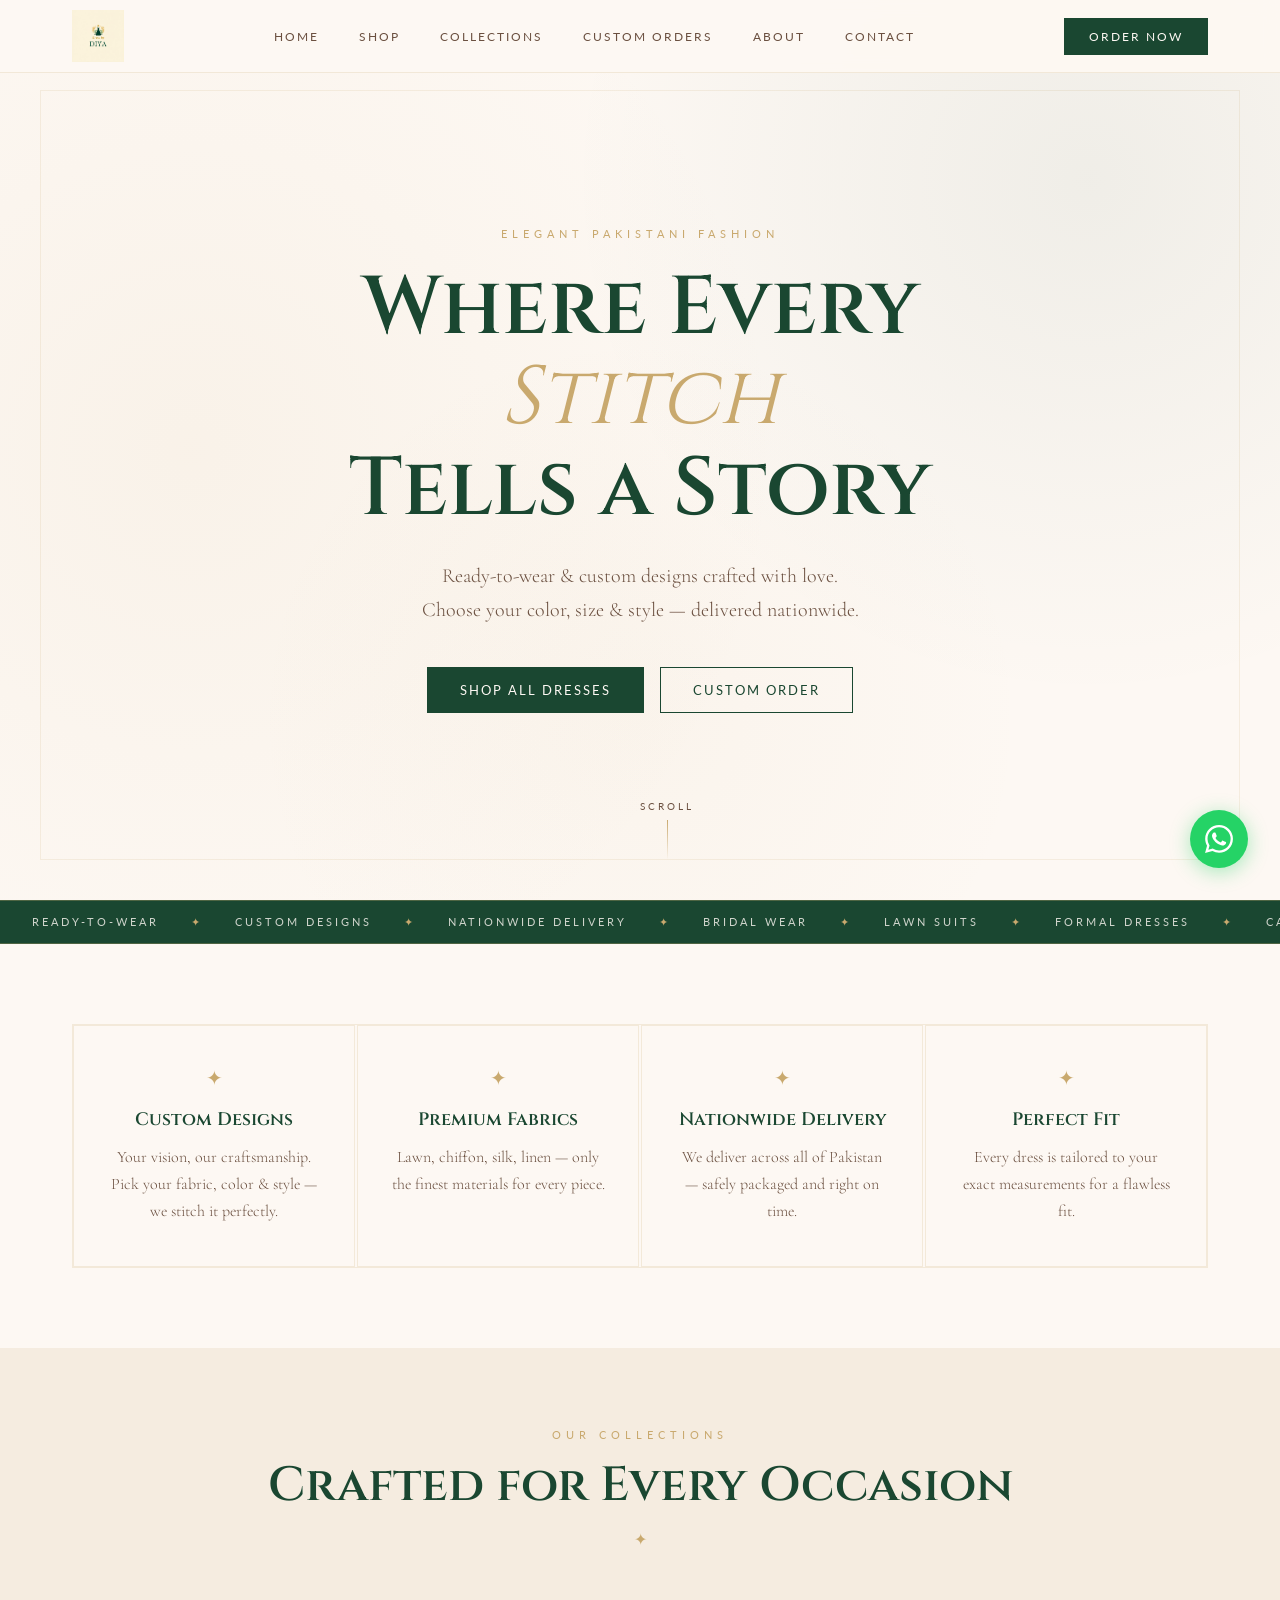
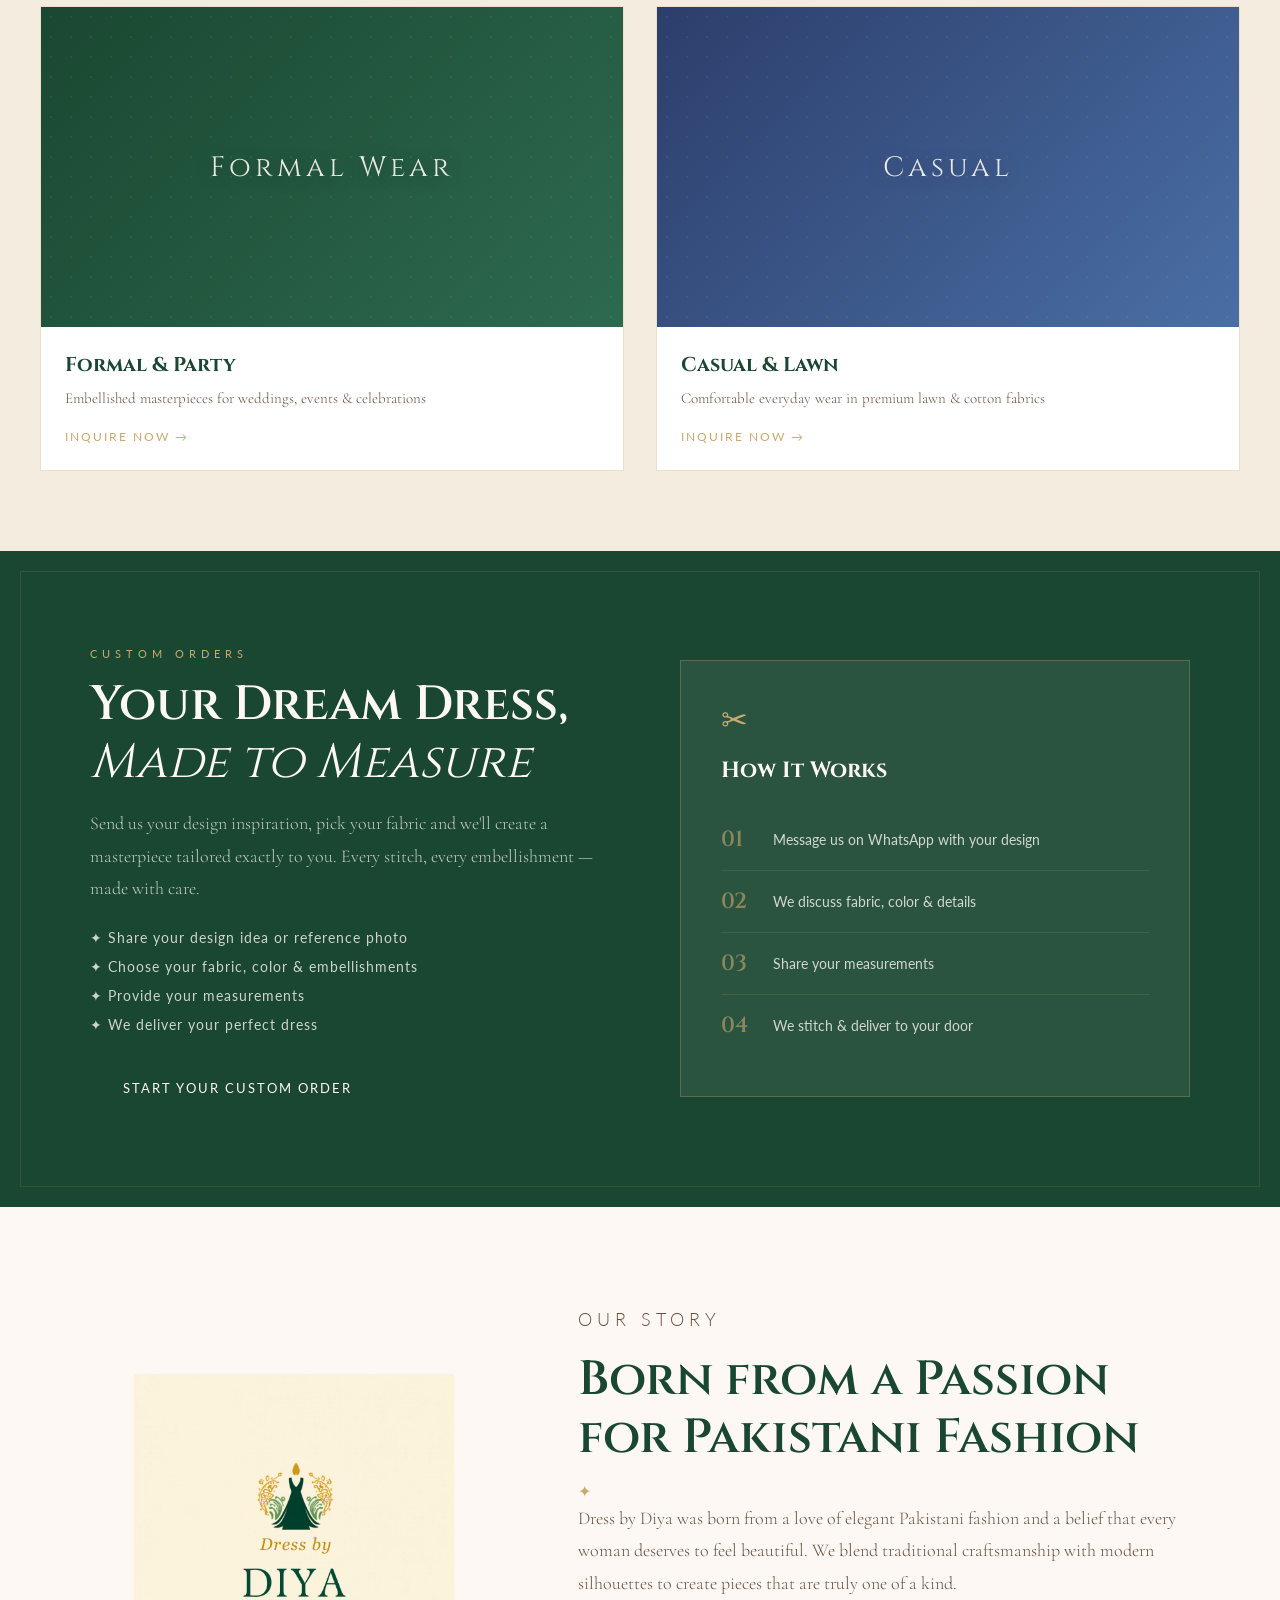
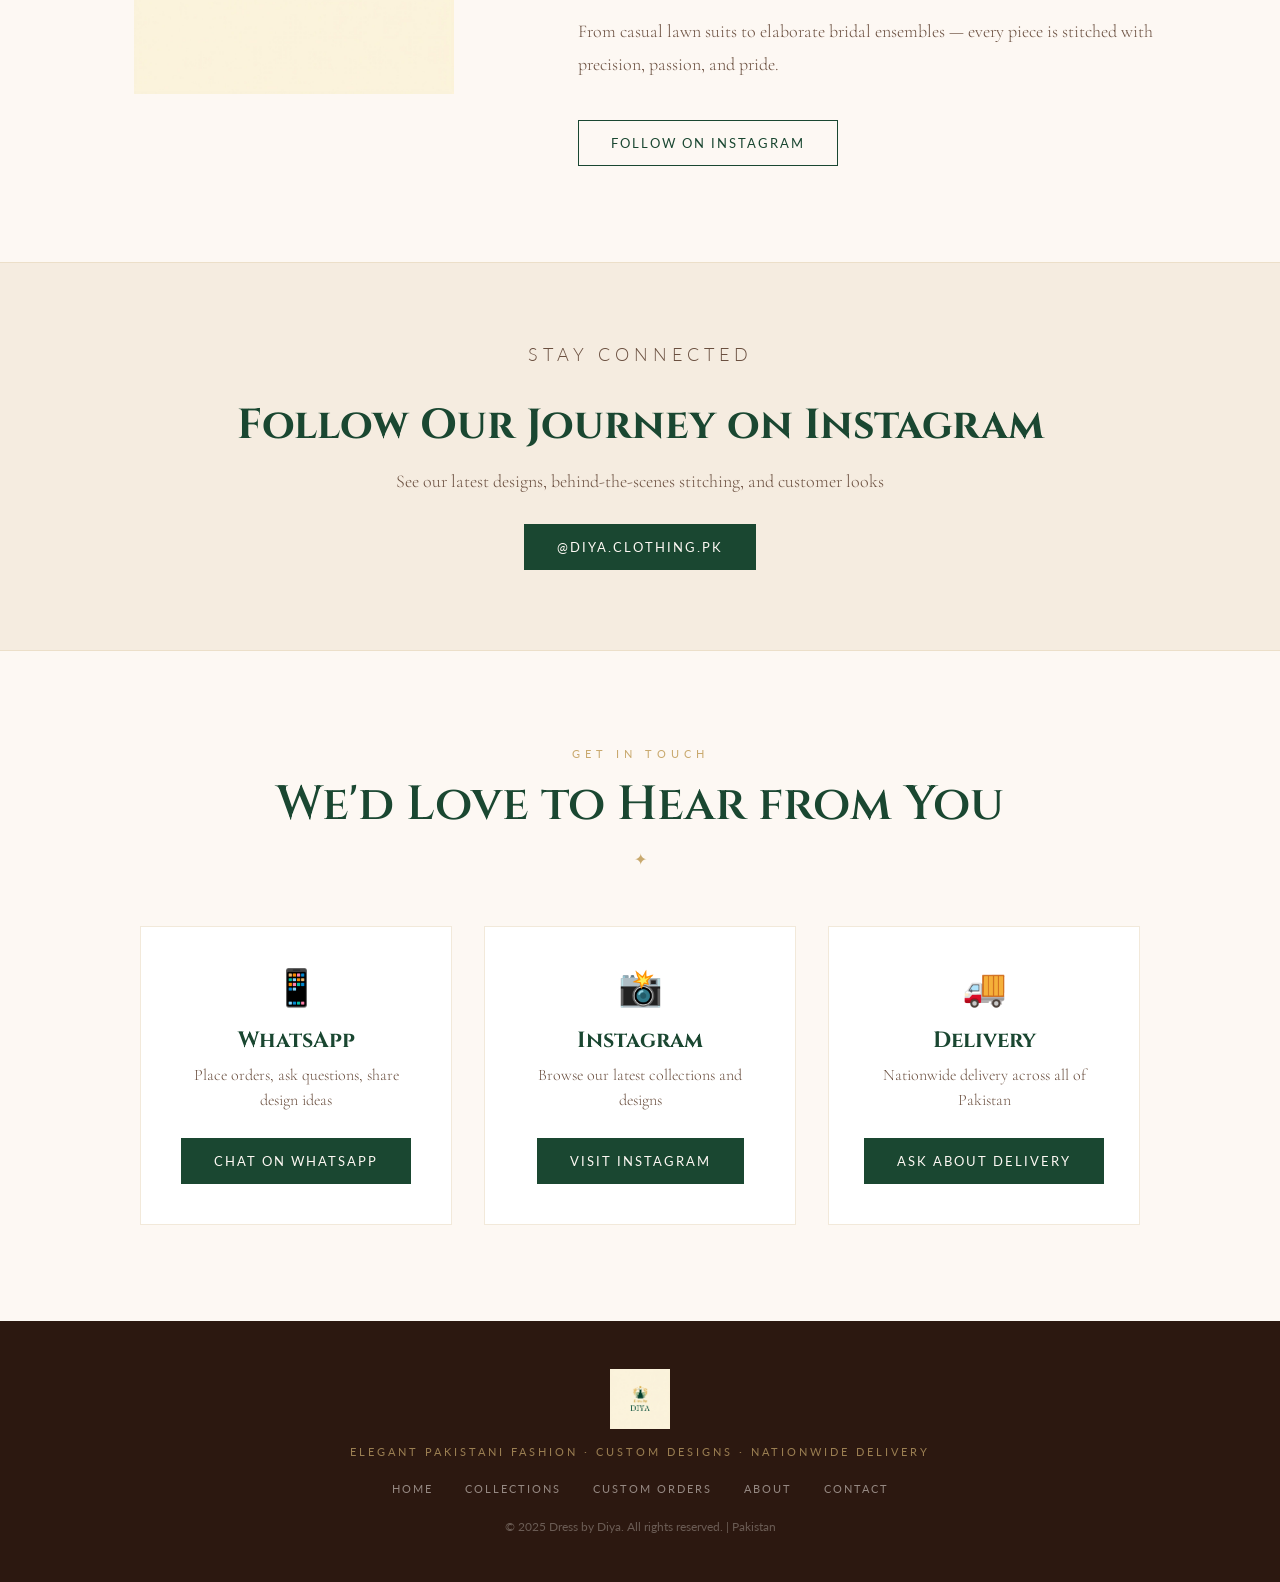
<file: index.html>
<!DOCTYPE html>
<html lang="en">
<head>
  <meta charset="UTF-8"/>
  <meta name="viewport" content="width=device-width, initial-scale=1.0"/>
  <title>Dress by Diya | Elegant Pakistani Fashion</title>
  <meta name="description" content="Dress by Diya — Elegant Pakistani fashion. Ready-to-wear & custom designs. Choose your color, size & style. Nationwide delivery across Pakistan."/>
  <link rel="preconnect" href="https://fonts.googleapis.com"/>
  <link rel="preconnect" href="https://fonts.gstatic.com" crossorigin/>
  <link href="https://fonts.googleapis.com/css2?family=Cormorant+Garamond:ital,wght@0,300;0,400;0,600;1,300;1,400&family=Cinzel:wght@400;600;700&family=Lato:wght@300;400&display=swap" rel="stylesheet"/>
  <link rel="stylesheet" href="style.css"/>
</head>
<body>

  <!-- NAV -->
  <nav class="nav" id="nav">
    <div class="nav-inner">
      <a href="#home" class="nav-logo">
        <img src="logo.png" alt="Dress by Diya" class="logo-img"/>
      </a>
      <ul class="nav-links">
        <li><a href="#home">Home</a></li>
        <li><a href="shop.html">Shop</a></li>
        <li><a href="#collections">Collections</a></li>
        <li><a href="#custom">Custom Orders</a></li>
        <li><a href="#about">About</a></li>
        <li><a href="#contact">Contact</a></li>
      </ul>
      <a href="https://wa.me/923350961005?text=Hi!%20I%20want%20to%20place%20an%20order" target="_blank" class="btn-nav">Order Now</a>
      <button class="hamburger" id="hamburger" aria-label="Menu">
        <span></span><span></span><span></span>
      </button>
    </div>
    <div class="mobile-menu" id="mobile-menu">
      <a href="#home">Home</a>
      <a href="shop.html">Shop</a>
      <a href="#collections">Collections</a>
      <a href="#custom">Custom Orders</a>
      <a href="#about">About</a>
      <a href="#contact">Contact</a>
      <a href="https://wa.me/923350961005?text=Hi!%20I%20want%20to%20place%20an%20order" target="_blank" class="btn-mobile">Order Now</a>
    </div>
  </nav>

  <!-- HERO -->
  <section class="hero" id="home">
    <div class="hero-bg-pattern"></div>
    <div class="hero-content">
      <p class="hero-eyebrow">Elegant Pakistani Fashion</p>
      <h1 class="hero-title">Where Every <em>Stitch</em><br/>Tells a Story</h1>
      <p class="hero-sub">Ready-to-wear & custom designs crafted with love.<br/>Choose your color, size & style — delivered nationwide.</p>
      <div class="hero-ctas">
        <a href="shop.html" class="btn-primary">Shop All Dresses</a>
        <a href="https://wa.me/923350961005?text=Hi!%20I%20want%20a%20custom%20order" target="_blank" class="btn-secondary">Custom Order</a>
      </div>
    </div>
    <div class="hero-scroll">
      <span>Scroll</span>
      <div class="scroll-line"></div>
    </div>
  </section>

  <!-- MARQUEE -->
  <div class="marquee-wrap">
    <div class="marquee-track">
      <span>Ready-to-Wear</span><span class="dot">✦</span>
      <span>Custom Designs</span><span class="dot">✦</span>
      <span>Nationwide Delivery</span><span class="dot">✦</span>
      <span>Bridal Wear</span><span class="dot">✦</span>
      <span>Lawn Suits</span><span class="dot">✦</span>
      <span>Formal Dresses</span><span class="dot">✦</span>
      <span>Casual Wear</span><span class="dot">✦</span>
      <span>Party Wear</span><span class="dot">✦</span>
      <span>Ready-to-Wear</span><span class="dot">✦</span>
      <span>Custom Designs</span><span class="dot">✦</span>
      <span>Nationwide Delivery</span><span class="dot">✦</span>
      <span>Bridal Wear</span><span class="dot">✦</span>
      <span>Lawn Suits</span><span class="dot">✦</span>
      <span>Formal Dresses</span><span class="dot">✦</span>
      <span>Casual Wear</span><span class="dot">✦</span>
      <span>Party Wear</span><span class="dot">✦</span>
    </div>
  </div>

  <!-- FEATURES -->
  <section class="features">
    <div class="features-grid">
      <div class="feature-card reveal">
        <div class="feature-icon">✦</div>
        <h3>Custom Designs</h3>
        <p>Your vision, our craftsmanship. Pick your fabric, color & style — we stitch it perfectly.</p>
      </div>
      <div class="feature-card reveal">
        <div class="feature-icon">✦</div>
        <h3>Premium Fabrics</h3>
        <p>Lawn, chiffon, silk, linen — only the finest materials for every piece.</p>
      </div>
      <div class="feature-card reveal">
        <div class="feature-icon">✦</div>
        <h3>Nationwide Delivery</h3>
        <p>We deliver across all of Pakistan — safely packaged and right on time.</p>
      </div>
      <div class="feature-card reveal">
        <div class="feature-icon">✦</div>
        <h3>Perfect Fit</h3>
        <p>Every dress is tailored to your exact measurements for a flawless fit.</p>
      </div>
    </div>
  </section>

  <!-- COLLECTIONS -->
  <section class="collections" id="collections">
    <div class="section-header reveal">
      <p class="section-eyebrow">Our Collections</p>
      <h2 class="section-title">Crafted for Every Occasion</h2>
      <div class="title-ornament">✦</div>
    </div>
    <div class="collections-grid">
      <div class="collection-card reveal">
        <div class="collection-img" style="background: linear-gradient(135deg, #1a4731 0%, #2d6a4f 100%);">
          <div class="collection-overlay">
            <span>Formal Wear</span>
          </div>
          <div class="collection-pattern"></div>
        </div>
        <div class="collection-info">
          <h3>Formal & Party</h3>
          <p>Embellished masterpieces for weddings, events & celebrations</p>
          <a href="https://wa.me/923350961005?text=Hi!%20I%20am%20interested%20in%20Formal%20wear" target="_blank" class="collection-link">Inquire Now →</a>
        </div>
      </div>
      <div class="collection-card reveal">
        <div class="collection-img" style="background: linear-gradient(135deg, #2c3e6b 0%, #4a6fa5 100%);">
          <div class="collection-overlay">
            <span>Casual</span>
          </div>
          <div class="collection-pattern"></div>
        </div>
        <div class="collection-info">
          <h3>Casual & Lawn</h3>
          <p>Comfortable everyday wear in premium lawn & cotton fabrics</p>
          <a href="https://wa.me/923350961005?text=Hi!%20I%20am%20interested%20in%20Casual%20wear" target="_blank" class="collection-link">Inquire Now →</a>
        </div>
      </div>
    </div>
  </section>

  <!-- CUSTOM ORDERS -->
  <section class="custom-section" id="custom">
    <div class="custom-inner">
      <div class="custom-text reveal">
        <p class="section-eyebrow" style="color:#c9a96e">Custom Orders</p>
        <h2 class="section-title" style="color:#fdf8f3">Your Dream Dress,<br/><em>Made to Measure</em></h2>
        <p class="custom-desc">Send us your design inspiration, pick your fabric and we'll create a masterpiece tailored exactly to you. Every stitch, every embellishment — made with care.</p>
        <ul class="custom-list">
          <li>✦ Share your design idea or reference photo</li>
          <li>✦ Choose your fabric, color & embellishments</li>
          <li>✦ Provide your measurements</li>
          <li>✦ We deliver your perfect dress</li>
        </ul>
        <a href="https://wa.me/923350961005?text=Hi!%20I%20want%20to%20place%20a%20custom%20order" target="_blank" class="btn-primary" style="margin-top:2rem;display:inline-block">Start Your Custom Order</a>
      </div>
      <div class="custom-visual reveal">
        <div class="custom-card">
          <div class="custom-card-icon">✂</div>
          <h4>How It Works</h4>
          <div class="step"><span class="step-num">01</span><span>Message us on WhatsApp with your design</span></div>
          <div class="step"><span class="step-num">02</span><span>We discuss fabric, color & details</span></div>
          <div class="step"><span class="step-num">03</span><span>Share your measurements</span></div>
          <div class="step"><span class="step-num">04</span><span>We stitch & deliver to your door</span></div>
        </div>
      </div>
    </div>
  </section>

  <!-- ABOUT -->
  <section class="about" id="about">
    <div class="about-inner">
      <div class="about-logo reveal">
        <img src="logo.png" alt="Dress by Diya logo"/>
      </div>
      <div class="about-text reveal">
        <p class="section-eyebrow">Our Story</p>
        <h2 class="section-title">Born from a Passion<br/>for Pakistani Fashion</h2>
        <div class="title-ornament">✦</div>
        <p>Dress by Diya was born from a love of elegant Pakistani fashion and a belief that every woman deserves to feel beautiful. We blend traditional craftsmanship with modern silhouettes to create pieces that are truly one of a kind.</p>
        <p>From casual lawn suits to elaborate bridal ensembles — every piece is stitched with precision, passion, and pride.</p>
        <a href="https://www.instagram.com/diya.clothing.pk" target="_blank" class="btn-secondary" style="margin-top:1.5rem;display:inline-block">Follow on Instagram</a>
      </div>
    </div>
  </section>

  <!-- INSTAGRAM CTA -->
  <section class="insta-cta">
    <div class="insta-inner reveal">
      <p class="section-eyebrow">Stay Connected</p>
      <h2>Follow Our Journey on Instagram</h2>
      <p>See our latest designs, behind-the-scenes stitching, and customer looks</p>
      <a href="https://www.instagram.com/diya.clothing.pk" target="_blank" class="btn-primary">@diya.clothing.pk</a>
    </div>
  </section>

  <!-- CONTACT -->
  <section class="contact" id="contact">
    <div class="section-header reveal">
      <p class="section-eyebrow">Get in Touch</p>
      <h2 class="section-title">We'd Love to Hear from You</h2>
      <div class="title-ornament">✦</div>
    </div>
    <div class="contact-grid">
      <div class="contact-card reveal">
        <div class="contact-icon">📱</div>
        <h3>WhatsApp</h3>
        <p>Place orders, ask questions, share design ideas</p>
        <a href="https://wa.me/923350961005" target="_blank" class="btn-primary">Chat on WhatsApp</a>
      </div>
      <div class="contact-card reveal">
        <div class="contact-icon">📸</div>
        <h3>Instagram</h3>
        <p>Browse our latest collections and designs</p>
        <a href="https://www.instagram.com/diya.clothing.pk" target="_blank" class="btn-primary">Visit Instagram</a>
      </div>
      <div class="contact-card reveal">
        <div class="contact-icon">🚚</div>
        <h3>Delivery</h3>
        <p>Nationwide delivery across all of Pakistan</p>
        <a href="https://wa.me/923350961005?text=Hi!%20I%20want%20to%20know%20about%20delivery" target="_blank" class="btn-primary">Ask About Delivery</a>
      </div>
    </div>
  </section>

  <!-- FOOTER -->
  <footer class="footer">
    <div class="footer-inner">
      <img src="logo.png" alt="Dress by Diya" class="footer-logo"/>
      <p class="footer-tagline">Elegant Pakistani Fashion · Custom Designs · Nationwide Delivery</p>
      <div class="footer-links">
        <a href="#home">Home</a>
        <a href="#collections">Collections</a>
        <a href="#custom">Custom Orders</a>
        <a href="#about">About</a>
        <a href="#contact">Contact</a>
      </div>
      <p class="footer-copy">© 2025 Dress by Diya. All rights reserved. | Pakistan</p>
    </div>
  </footer>

  <!-- WHATSAPP FLOAT -->
  <a href="https://wa.me/923350961005?text=Hi!%20I%20want%20to%20place%20an%20order" target="_blank" class="whatsapp-float" aria-label="Chat on WhatsApp">
    <svg viewBox="0 0 24 24" fill="currentColor" width="28" height="28"><path d="M17.472 14.382c-.297-.149-1.758-.867-2.03-.967-.273-.099-.471-.148-.67.15-.197.297-.767.966-.94 1.164-.173.199-.347.223-.644.075-.297-.15-1.255-.463-2.39-1.475-.883-.788-1.48-1.761-1.653-2.059-.173-.297-.018-.458.13-.606.134-.133.298-.347.446-.52.149-.174.198-.298.298-.497.099-.198.05-.371-.025-.52-.075-.149-.669-1.612-.916-2.207-.242-.579-.487-.5-.669-.51-.173-.008-.371-.01-.57-.01-.198 0-.52.074-.792.372-.272.297-1.04 1.016-1.04 2.479 0 1.462 1.065 2.875 1.213 3.074.149.198 2.096 3.2 5.077 4.487.709.306 1.262.489 1.694.625.712.227 1.36.195 1.871.118.571-.085 1.758-.719 2.006-1.413.248-.694.248-1.289.173-1.413-.074-.124-.272-.198-.57-.347m-5.421 7.403h-.004a9.87 9.87 0 01-5.031-1.378l-.361-.214-3.741.982.998-3.648-.235-.374a9.86 9.86 0 01-1.51-5.26c.001-5.45 4.436-9.884 9.888-9.884 2.64 0 5.122 1.03 6.988 2.898a9.825 9.825 0 012.893 6.994c-.003 5.45-4.437 9.884-9.885 9.884m8.413-18.297A11.815 11.815 0 0012.05 0C5.495 0 .16 5.335.157 11.892c0 2.096.547 4.142 1.588 5.945L.057 24l6.305-1.654a11.882 11.882 0 005.683 1.448h.005c6.554 0 11.89-5.335 11.893-11.893a11.821 11.821 0 00-3.48-8.413z"/></svg>
  </a>

  <script src="main.js"></script>
</body>
</html>
</file>
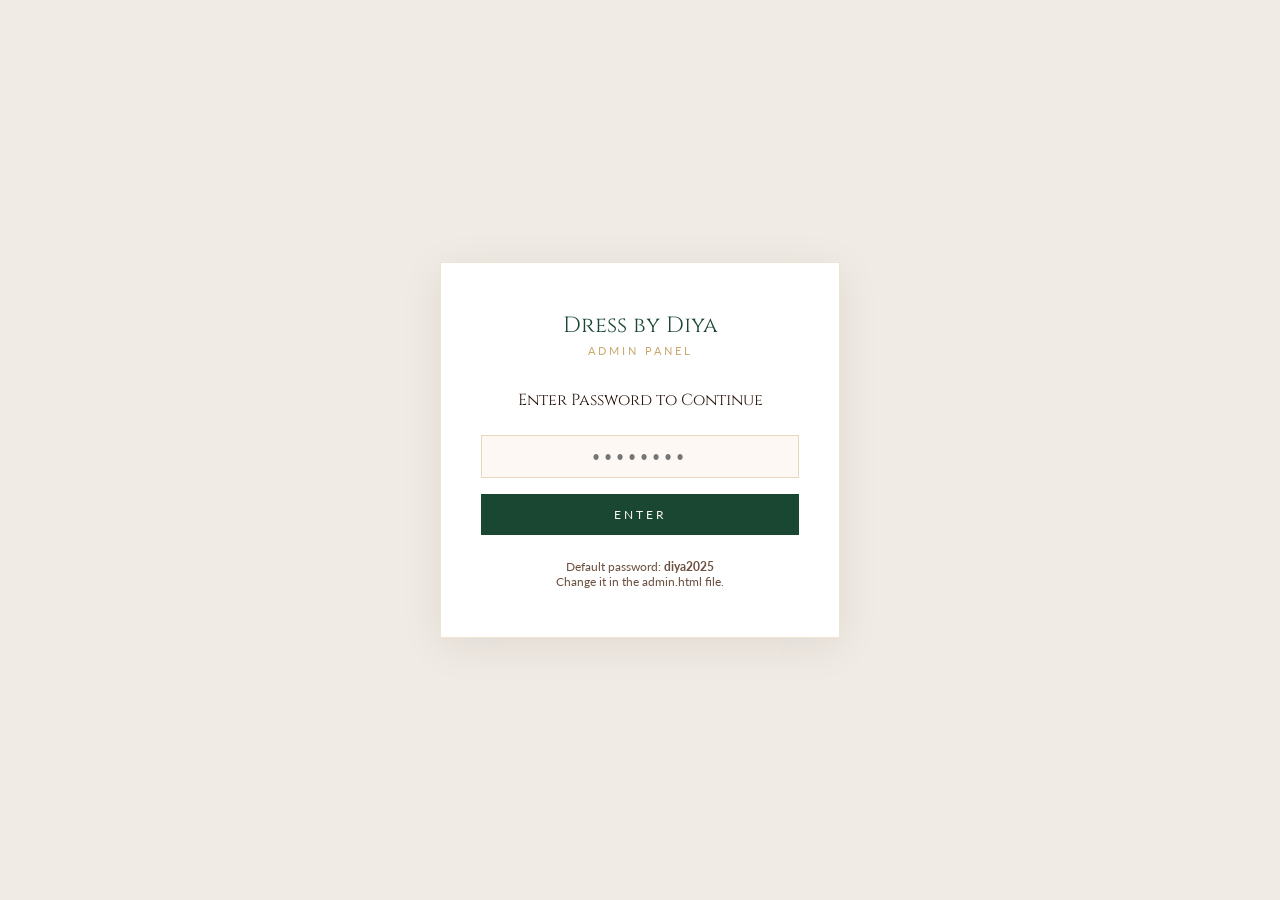
<file: admin.html>
<!DOCTYPE html>
<html lang="en">
<head>
  <meta charset="UTF-8"/>
  <meta name="viewport" content="width=device-width, initial-scale=1.0"/>
  <title>Admin Panel | Dress by Diya</title>
  <link rel="preconnect" href="https://fonts.googleapis.com"/>
  <link href="https://fonts.googleapis.com/css2?family=Cinzel:wght@400;600&family=Lato:wght@300;400;700&family=Cormorant+Garamond:wght@300;400;600&display=swap" rel="stylesheet"/>
  <style>
    :root {
      --green: #1a4731;
      --gold: #c9a96e;
      --cream: #fdf8f3;
      --cream-dark: #f5ece0;
      --brown: #2c1810;
      --text-muted: #6b5040;
      --white: #ffffff;
      --red: #c0392b;
      --success: #27ae60;
    }
    *, *::before, *::after { box-sizing: border-box; margin: 0; padding: 0; }
    body { background: #f0ebe4; font-family: 'Lato', sans-serif; color: var(--brown); min-height: 100vh; }

    /* LOGIN */
    .login-screen {
      min-height: 100vh;
      display: flex;
      align-items: center;
      justify-content: center;
      padding: 2rem;
    }
    .login-box {
      background: var(--white);
      border: 1px solid rgba(201,169,110,0.3);
      padding: 3rem 2.5rem;
      width: 100%;
      max-width: 400px;
      text-align: center;
      box-shadow: 0 8px 40px rgba(44,24,16,0.08);
    }
    .login-logo {
      font-family: 'Cinzel', serif;
      font-size: 22px;
      color: var(--green);
      margin-bottom: 0.25rem;
    }
    .login-sub {
      font-size: 11px;
      letter-spacing: 3px;
      text-transform: uppercase;
      color: var(--gold);
      margin-bottom: 2rem;
    }
    .login-box h2 {
      font-family: 'Cinzel', serif;
      font-size: 16px;
      color: var(--brown);
      margin-bottom: 1.5rem;
      font-weight: 400;
    }
    .login-input {
      width: 100%;
      padding: 12px 16px;
      border: 1px solid rgba(201,169,110,0.4);
      background: var(--cream);
      font-family: 'Lato', sans-serif;
      font-size: 14px;
      color: var(--brown);
      margin-bottom: 1rem;
      outline: none;
      transition: border-color 0.2s;
      text-align: center;
      letter-spacing: 4px;
    }
    .login-input:focus { border-color: var(--green); }
    .login-btn {
      width: 100%;
      padding: 13px;
      background: var(--green);
      color: var(--cream);
      border: none;
      font-family: 'Lato', sans-serif;
      font-size: 12px;
      letter-spacing: 3px;
      text-transform: uppercase;
      cursor: pointer;
      transition: opacity 0.2s;
    }
    .login-btn:hover { opacity: 0.85; }
    .login-error {
      color: var(--red);
      font-size: 13px;
      margin-top: 0.75rem;
      display: none;
    }

    /* ADMIN */
    .admin-screen { display: none; }
    .admin-header {
      background: var(--green);
      padding: 1rem 2rem;
      display: flex;
      align-items: center;
      justify-content: space-between;
    }
    .admin-header-brand {
      font-family: 'Cinzel', serif;
      color: var(--cream);
      font-size: 16px;
      letter-spacing: 2px;
    }
    .admin-header-brand span { color: var(--gold); }
    .logout-btn {
      font-size: 11px;
      letter-spacing: 2px;
      text-transform: uppercase;
      color: rgba(253,248,243,0.6);
      background: none;
      border: 1px solid rgba(253,248,243,0.2);
      padding: 6px 16px;
      cursor: pointer;
      transition: all 0.2s;
    }
    .logout-btn:hover { color: var(--cream); border-color: var(--cream); }

    .admin-body {
      max-width: 960px;
      margin: 0 auto;
      padding: 2.5rem 2rem;
      display: grid;
      grid-template-columns: 1fr 1fr;
      gap: 2rem;
      align-items: start;
    }

    .panel {
      background: var(--white);
      border: 1px solid rgba(201,169,110,0.2);
      padding: 2rem;
    }
    .panel-title {
      font-family: 'Cinzel', serif;
      font-size: 15px;
      color: var(--green);
      margin-bottom: 1.5rem;
      padding-bottom: 1rem;
      border-bottom: 1px solid rgba(201,169,110,0.2);
      display: flex;
      align-items: center;
      gap: 0.5rem;
    }
    .panel-title span { color: var(--gold); }

    .form-group { margin-bottom: 1.25rem; }
    .form-label {
      display: block;
      font-size: 11px;
      letter-spacing: 2px;
      text-transform: uppercase;
      color: var(--text-muted);
      margin-bottom: 0.4rem;
    }
    .form-input, .form-select, .form-textarea {
      width: 100%;
      padding: 10px 14px;
      border: 1px solid rgba(201,169,110,0.35);
      background: var(--cream);
      font-family: 'Lato', sans-serif;
      font-size: 14px;
      color: var(--brown);
      outline: none;
      transition: border-color 0.2s;
    }
    .form-input:focus, .form-select:focus, .form-textarea:focus { border-color: var(--green); }
    .form-textarea { resize: vertical; min-height: 80px; }
    .form-select { cursor: pointer; }

    .radio-group { display: flex; gap: 1rem; margin-top: 0.25rem; }
    .radio-label {
      display: flex;
      align-items: center;
      gap: 0.4rem;
      font-size: 14px;
      color: var(--brown);
      cursor: pointer;
    }
    .radio-label input { accent-color: var(--green); }

    .imgbb-hint {
      font-size: 12px;
      color: var(--text-muted);
      margin-top: 0.4rem;
    }
    .imgbb-hint a { color: var(--gold); text-decoration: underline; }

    .generate-btn {
      width: 100%;
      padding: 13px;
      background: var(--green);
      color: var(--cream);
      border: none;
      font-family: 'Lato', sans-serif;
      font-size: 12px;
      letter-spacing: 3px;
      text-transform: uppercase;
      cursor: pointer;
      transition: opacity 0.2s;
      margin-top: 0.5rem;
    }
    .generate-btn:hover { opacity: 0.85; }

    /* OUTPUT PANEL */
    .output-panel { position: sticky; top: 1rem; }
    .step-list { display: flex; flex-direction: column; gap: 1rem; margin-bottom: 1.5rem; }
    .step-item {
      display: flex;
      gap: 0.75rem;
      align-items: flex-start;
    }
    .step-num {
      min-width: 28px;
      height: 28px;
      background: var(--green);
      color: var(--cream);
      border-radius: 50%;
      display: flex;
      align-items: center;
      justify-content: center;
      font-size: 12px;
      font-weight: 700;
      flex-shrink: 0;
      margin-top: 2px;
    }
    .step-text { font-size: 14px; color: var(--text-muted); line-height: 1.5; }
    .step-text strong { color: var(--brown); }
    .step-text a { color: var(--gold); text-decoration: underline; }

    .code-block {
      background: #1e1e1e;
      border-radius: 4px;
      padding: 1.25rem;
      font-family: 'Courier New', monospace;
      font-size: 13px;
      line-height: 1.6;
      color: #d4d4d4;
      overflow-x: auto;
      white-space: pre;
      min-height: 120px;
      position: relative;
    }
    .code-block .c-green { color: #6a9955; }
    .code-block .c-gold { color: #ce9178; }
    .code-block .c-blue { color: #9cdcfe; }
    .code-block .c-num { color: #b5cea8; }
    .code-placeholder {
      color: #555;
      font-style: italic;
    }

    .copy-btn {
      width: 100%;
      padding: 11px;
      background: transparent;
      color: var(--green);
      border: 1px solid var(--green);
      font-family: 'Lato', sans-serif;
      font-size: 12px;
      letter-spacing: 2px;
      text-transform: uppercase;
      cursor: pointer;
      transition: all 0.2s;
      margin-top: 0.75rem;
    }
    .copy-btn:hover { background: var(--green); color: var(--cream); }
    .copy-btn.copied { background: var(--success); border-color: var(--success); color: white; }

    .github-steps {
      margin-top: 1.5rem;
      padding-top: 1.5rem;
      border-top: 1px solid rgba(201,169,110,0.2);
    }
    .github-steps h4 {
      font-family: 'Cinzel', serif;
      font-size: 13px;
      color: var(--green);
      margin-bottom: 1rem;
      letter-spacing: 1px;
    }

    /* Preview card */
    .preview-section {
      margin-top: 1.5rem;
      padding-top: 1.5rem;
      border-top: 1px solid rgba(201,169,110,0.2);
    }
    .preview-section h4 {
      font-family: 'Cinzel', serif;
      font-size: 13px;
      color: var(--green);
      margin-bottom: 1rem;
    }
    .preview-card {
      border: 1px solid rgba(201,169,110,0.2);
      overflow: hidden;
      display: none;
    }
    .preview-card.visible { display: block; }
    .preview-img {
      width: 100%;
      height: 180px;
      object-fit: cover;
      display: block;
      background: var(--cream-dark);
    }
    .preview-img-placeholder {
      width: 100%;
      height: 180px;
      background: var(--cream-dark);
      display: flex;
      align-items: center;
      justify-content: center;
      color: rgba(201,169,110,0.5);
      font-size: 13px;
      letter-spacing: 2px;
      text-transform: uppercase;
    }
    .preview-body { padding: 1rem; background: white; }
    .preview-name { font-family: 'Cormorant Garamond', serif; font-size: 18px; color: var(--green); font-weight: 600; }
    .preview-desc { font-size: 13px; color: var(--text-muted); margin: 0.3rem 0 0.75rem; line-height: 1.5; }
    .preview-price { font-family: 'Cormorant Garamond', serif; font-size: 20px; font-weight: 600; color: var(--brown); }

    @media (max-width: 700px) {
      .admin-body { grid-template-columns: 1fr; }
      .output-panel { position: static; }
    }
  </style>
</head>
<body>

<!-- ===== LOGIN ===== -->
<div class="login-screen" id="login-screen">
  <div class="login-box">
    <div class="login-logo">Dress by Diya</div>
    <div class="login-sub">Admin Panel</div>
    <h2>Enter Password to Continue</h2>
    <input type="password" class="login-input" id="password-input" placeholder="••••••••" onkeydown="if(event.key==='Enter') checkPassword()"/>
    <button class="login-btn" onclick="checkPassword()">Enter</button>
    <p class="login-error" id="login-error">Incorrect password. Try again.</p>
    <p style="font-size:12px;color:var(--text-muted);margin-top:1.5rem;">Default password: <strong>diya2025</strong><br/>Change it in the admin.html file.</p>
  </div>
</div>

<!-- ===== ADMIN ===== -->
<div class="admin-screen" id="admin-screen">

  <div class="admin-header">
    <div class="admin-header-brand">Dress by Diya <span>✦</span> Admin</div>
    <button class="logout-btn" onclick="logout()">Log Out</button>
  </div>

  <div class="admin-body">

    <!-- FORM PANEL -->
    <div class="panel">
      <div class="panel-title"><span>✦</span> Add New Dress</div>

      <div class="form-group">
        <label class="form-label">Dress Name *</label>
        <input type="text" class="form-input" id="f-name" placeholder="e.g. Pink Lawn Suit" oninput="updatePreview()"/>
      </div>

      <div class="form-group">
        <label class="form-label">Category *</label>
        <select class="form-select" id="f-category" onchange="updatePreview()">
          <option value="formal">Formal</option>
          <option value="casual">Casual</option>
          <option value="lawn">Lawn</option>
        </select>
      </div>

      <div class="form-group">
        <label class="form-label">Price (PKR) *</label>
        <input type="number" class="form-input" id="f-price" placeholder="e.g. 3500" oninput="updatePreview()"/>
      </div>

      <div class="form-group">
        <label class="form-label">Description</label>
        <textarea class="form-textarea" id="f-desc" placeholder="e.g. Beautiful 3-piece lawn suit with floral print. Available in all sizes." oninput="updatePreview()"></textarea>
      </div>

      <div class="form-group">
        <label class="form-label">Photo Link (from imgbb.com)</label>
        <input type="text" class="form-input" id="f-image" placeholder="https://i.ibb.co/xxxxx/photo.jpg" oninput="updatePreview()"/>
        <p class="imgbb-hint">Upload photo at <a href="https://imgbb.com" target="_blank">imgbb.com</a> → copy "Direct Link" → paste above</p>
      </div>

      <div class="form-group">
        <label class="form-label">Availability</label>
        <div class="radio-group">
          <label class="radio-label"><input type="radio" name="available" value="true" checked onchange="updatePreview()"/> Available</label>
          <label class="radio-label"><input type="radio" name="available" value="false" onchange="updatePreview()"/> Sold Out</label>
        </div>
      </div>

      <button class="generate-btn" onclick="generateCode()">Generate Code Block ✦</button>
    </div>

    <!-- OUTPUT PANEL -->
    <div class="panel output-panel">
      <div class="panel-title"><span>✦</span> Your Code Block</div>

      <div class="step-list">
        <div class="step-item">
          <div class="step-num">1</div>
          <div class="step-text">Fill the form and click <strong>Generate Code Block</strong></div>
        </div>
        <div class="step-item">
          <div class="step-num">2</div>
          <div class="step-text">Click <strong>Copy Code</strong> below</div>
        </div>
        <div class="step-item">
          <div class="step-num">3</div>
          <div class="step-text">Go to your GitHub repo → open <strong>js/shop.js</strong> → click the ✏️ pencil icon</div>
        </div>
        <div class="step-item">
          <div class="step-num">4</div>
          <div class="step-text">Find the line <strong>const PRODUCTS = [</strong> and paste your code right after it</div>
        </div>
        <div class="step-item">
          <div class="step-num">5</div>
          <div class="step-text">Click <strong>Commit changes</strong> — your dress is live! 🎉</div>
        </div>
      </div>

      <div class="code-block" id="code-output"><span class="code-placeholder">// Fill the form and click Generate...</span></div>
      <button class="copy-btn" id="copy-btn" onclick="copyCode()">Copy Code</button>

      <!-- Preview -->
      <div class="preview-section">
        <h4>Live Preview</h4>
        <div class="preview-card" id="preview-card">
          <div id="preview-img-wrap">
            <div class="preview-img-placeholder">No photo yet</div>
          </div>
          <div class="preview-body">
            <div class="preview-name" id="preview-name">Dress Name</div>
            <div class="preview-desc" id="preview-desc">Description will appear here</div>
            <div class="preview-price" id="preview-price">PKR 0</div>
          </div>
        </div>
      </div>

    </div>
  </div>
</div>

<script>
  // ── CHANGE PASSWORD HERE ──────────────────────────
  const ADMIN_PASSWORD = "diya2025";
  // ─────────────────────────────────────────────────

  function checkPassword() {
    const val = document.getElementById('password-input').value;
    if (val === ADMIN_PASSWORD) {
      document.getElementById('login-screen').style.display = 'none';
      document.getElementById('admin-screen').style.display = 'block';
    } else {
      document.getElementById('login-error').style.display = 'block';
      document.getElementById('password-input').value = '';
    }
  }

  function logout() {
    document.getElementById('login-screen').style.display = 'flex';
    document.getElementById('admin-screen').style.display = 'none';
    document.getElementById('password-input').value = '';
  }

  // Get next available ID by reading existing products (simple increment)
  function getNextId() {
    return Math.floor(Date.now() / 1000) % 100000;
  }

  function generateCode() {
    const name = document.getElementById('f-name').value.trim();
    const category = document.getElementById('f-category').value;
    const price = document.getElementById('f-price').value.trim();
    const desc = document.getElementById('f-desc').value.trim();
    const image = document.getElementById('f-image').value.trim();
    const available = document.querySelector('input[name="available"]:checked').value;

    if (!name || !price) {
      alert('Please fill in at least the Dress Name and Price.');
      return;
    }

    const id = getNextId();

    const block = `  {
    id: ${id},
    name: "${name}",
    category: "${category}",
    price: ${price},
    description: "${desc || 'Available in custom colors and sizes.'}",
    image: "${image}",
    available: ${available},
  },`;

    const out = document.getElementById('code-output');
    out.innerHTML =
      `  {\n` +
      `    <span class="c-blue">id</span>: <span class="c-num">${id}</span>,\n` +
      `    <span class="c-blue">name</span>: <span class="c-gold">"${name}"</span>,\n` +
      `    <span class="c-blue">category</span>: <span class="c-gold">"${category}"</span>,\n` +
      `    <span class="c-blue">price</span>: <span class="c-num">${price}</span>,\n` +
      `    <span class="c-blue">description</span>: <span class="c-gold">"${desc || 'Available in custom colors and sizes.'}"</span>,\n` +
      `    <span class="c-blue">image</span>: <span class="c-gold">"${image}"</span>,\n` +
      `    <span class="c-blue">available</span>: <span class="c-num">${available}</span>,\n` +
      `  },`;

    out._rawText = block;

    const copyBtn = document.getElementById('copy-btn');
    copyBtn.classList.remove('copied');
    copyBtn.textContent = 'Copy Code';
  }

  function copyCode() {
    const out = document.getElementById('code-output');
    const text = out._rawText;
    if (!text) { alert('Generate the code first!'); return; }
    navigator.clipboard.writeText(text).then(() => {
      const btn = document.getElementById('copy-btn');
      btn.textContent = '✓ Copied!';
      btn.classList.add('copied');
      setTimeout(() => { btn.textContent = 'Copy Code'; btn.classList.remove('copied'); }, 2500);
    });
  }

  function updatePreview() {
    const name = document.getElementById('f-name').value || 'Dress Name';
    const price = document.getElementById('f-price').value || '0';
    const desc = document.getElementById('f-desc').value || 'Description will appear here';
    const image = document.getElementById('f-image').value.trim();

    document.getElementById('preview-name').textContent = name;
    document.getElementById('preview-desc').textContent = desc;
    document.getElementById('preview-price').textContent = 'PKR ' + Number(price).toLocaleString();
    document.getElementById('preview-card').classList.add('visible');

    const wrap = document.getElementById('preview-img-wrap');
    if (image) {
      wrap.innerHTML = `<img src="${image}" class="preview-img" alt="preview" onerror="this.parentNode.innerHTML='<div class=\\'preview-img-placeholder\\'>Image not found</div>'"/>`;
    } else {
      wrap.innerHTML = `<div class="preview-img-placeholder">No photo yet</div>`;
    }
  }
</script>

</body>
</html>
</file>
<file: style.css>
/* ===== VARIABLES ===== */
:root {
  --green: #1a4731;
  --green-mid: #2d6a4f;
  --gold: #c9a96e;
  --gold-light: #e8c98a;
  --cream: #fdf8f3;
  --cream-dark: #f5ece0;
  --brown: #2c1810;
  --brown-mid: #5c3a1e;
  --text: #2c1810;
  --text-muted: #6b5040;
  --white: #ffffff;
  --font-display: 'Cinzel', serif;
  --font-body: 'Cormorant Garamond', serif;
  --font-sans: 'Lato', sans-serif;
}

/* ===== RESET ===== */
*, *::before, *::after { box-sizing: border-box; margin: 0; padding: 0; }
html { scroll-behavior: smooth; }
body { background: var(--cream); color: var(--text); font-family: var(--font-body); overflow-x: hidden; }
a { text-decoration: none; color: inherit; }
img { max-width: 100%; display: block; }

/* ===== BUTTONS ===== */
.btn-primary {
  display: inline-block;
  background: var(--green);
  color: var(--cream);
  font-family: var(--font-sans);
  font-size: 13px;
  font-weight: 400;
  letter-spacing: 2px;
  text-transform: uppercase;
  padding: 14px 32px;
  border: 1px solid var(--green);
  transition: all 0.3s ease;
}
.btn-primary:hover { background: transparent; color: var(--green); }

.btn-secondary {
  display: inline-block;
  background: transparent;
  color: var(--green);
  font-family: var(--font-sans);
  font-size: 13px;
  font-weight: 400;
  letter-spacing: 2px;
  text-transform: uppercase;
  padding: 14px 32px;
  border: 1px solid var(--green);
  transition: all 0.3s ease;
}
.btn-secondary:hover { background: var(--green); color: var(--cream); }

/* ===== NAV ===== */
.nav {
  position: fixed;
  top: 0; left: 0; right: 0;
  z-index: 100;
  background: rgba(253, 248, 243, 0.95);
  backdrop-filter: blur(10px);
  border-bottom: 1px solid rgba(201, 169, 110, 0.2);
  transition: box-shadow 0.3s ease;
}
.nav.scrolled { box-shadow: 0 2px 30px rgba(44, 24, 16, 0.08); }
.nav-inner {
  max-width: 1200px;
  margin: 0 auto;
  padding: 0 2rem;
  height: 72px;
  display: flex;
  align-items: center;
  justify-content: space-between;
  gap: 2rem;
}
.nav-logo .logo-img { height: 52px; width: auto; }
.nav-links { display: flex; gap: 2.5rem; list-style: none; }
.nav-links a {
  font-family: var(--font-sans);
  font-size: 12px;
  letter-spacing: 2px;
  text-transform: uppercase;
  color: var(--text-muted);
  transition: color 0.2s;
}
.nav-links a:hover { color: var(--green); }
.btn-nav {
  font-family: var(--font-sans);
  font-size: 12px;
  letter-spacing: 2px;
  text-transform: uppercase;
  padding: 10px 24px;
  background: var(--green);
  color: var(--cream);
  border: 1px solid var(--green);
  transition: all 0.3s;
  white-space: nowrap;
}
.btn-nav:hover { background: transparent; color: var(--green); }

.hamburger { display: none; flex-direction: column; gap: 5px; background: none; border: none; cursor: pointer; padding: 4px; }
.hamburger span { display: block; width: 24px; height: 1.5px; background: var(--green); transition: all 0.3s; }
.mobile-menu {
  display: none;
  flex-direction: column;
  padding: 1rem 2rem 1.5rem;
  gap: 1rem;
  border-top: 1px solid rgba(201,169,110,0.2);
}
.mobile-menu a {
  font-family: var(--font-sans);
  font-size: 13px;
  letter-spacing: 2px;
  text-transform: uppercase;
  color: var(--text-muted);
  padding: 0.5rem 0;
}
.mobile-menu.open { display: flex; }
.btn-mobile {
  margin-top: 0.5rem;
  padding: 12px 24px;
  background: var(--green);
  color: var(--cream) !important;
  text-align: center;
  border: 1px solid var(--green);
}

/* ===== HERO ===== */
.hero {
  min-height: 100vh;
  display: flex;
  align-items: center;
  justify-content: center;
  position: relative;
  padding: 120px 2rem 80px;
  overflow: hidden;
  background: var(--cream);
}
.hero-bg-pattern {
  position: absolute;
  inset: 0;
  background-image:
    radial-gradient(circle at 15% 50%, rgba(201,169,110,0.08) 0%, transparent 50%),
    radial-gradient(circle at 85% 20%, rgba(26,71,49,0.06) 0%, transparent 40%),
    radial-gradient(circle at 50% 80%, rgba(201,169,110,0.05) 0%, transparent 40%);
  pointer-events: none;
}
/* decorative corner SVG-like border using CSS */
.hero::before {
  content: '';
  position: absolute;
  top: 90px; left: 40px; right: 40px; bottom: 40px;
  border: 1px solid rgba(201,169,110,0.15);
  pointer-events: none;
}
.hero-content {
  text-align: center;
  max-width: 760px;
  position: relative;
  z-index: 1;
}
.hero-eyebrow {
  font-family: var(--font-sans);
  font-size: 11px;
  letter-spacing: 5px;
  text-transform: uppercase;
  color: var(--gold);
  margin-bottom: 1.5rem;
  opacity: 0;
  animation: fadeUp 0.8s ease 0.2s forwards;
}
.hero-title {
  font-family: var(--font-display);
  font-size: clamp(42px, 7vw, 82px);
  font-weight: 600;
  line-height: 1.1;
  color: var(--green);
  margin-bottom: 1.5rem;
  opacity: 0;
  animation: fadeUp 0.8s ease 0.4s forwards;
}
.hero-title em { font-style: italic; font-weight: 400; color: var(--gold); }
.hero-sub {
  font-size: 20px;
  font-weight: 300;
  color: var(--text-muted);
  line-height: 1.7;
  margin-bottom: 2.5rem;
  opacity: 0;
  animation: fadeUp 0.8s ease 0.6s forwards;
}
.hero-ctas {
  display: flex;
  gap: 1rem;
  justify-content: center;
  flex-wrap: wrap;
  opacity: 0;
  animation: fadeUp 0.8s ease 0.8s forwards;
}
.hero-scroll {
  position: absolute;
  bottom: 2.5rem;
  left: 50%;
  transform: translateX(-50%);
  display: flex;
  flex-direction: column;
  align-items: center;
  gap: 8px;
  opacity: 0;
  animation: fadeUp 0.8s ease 1.2s forwards;
}
.hero-scroll span {
  font-family: var(--font-sans);
  font-size: 10px;
  letter-spacing: 3px;
  text-transform: uppercase;
  color: var(--text-muted);
}
.scroll-line {
  width: 1px;
  height: 40px;
  background: linear-gradient(to bottom, var(--gold), transparent);
  animation: scrollPulse 1.5s ease-in-out infinite;
}

/* ===== MARQUEE ===== */
.marquee-wrap {
  background: var(--green);
  overflow: hidden;
  padding: 14px 0;
  border-top: 1px solid rgba(201,169,110,0.3);
  border-bottom: 1px solid rgba(201,169,110,0.3);
}
.marquee-track {
  display: flex;
  gap: 0;
  width: max-content;
  animation: marquee 30s linear infinite;
}
.marquee-track span {
  font-family: var(--font-sans);
  font-size: 11px;
  letter-spacing: 3px;
  text-transform: uppercase;
  color: rgba(253,248,243,0.8);
  padding: 0 2rem;
  white-space: nowrap;
}
.marquee-track .dot { color: var(--gold); padding: 0; }

/* ===== FEATURES ===== */
.features {
  padding: 5rem 2rem;
  max-width: 1200px;
  margin: 0 auto;
}
.features-grid {
  display: grid;
  grid-template-columns: repeat(auto-fit, minmax(240px, 1fr));
  gap: 2px;
  border: 1px solid rgba(201,169,110,0.2);
}
.feature-card {
  padding: 2.5rem 2rem;
  text-align: center;
  border: 1px solid rgba(201,169,110,0.2);
  transition: background 0.3s ease;
}
.feature-card:hover { background: var(--cream-dark); }
.feature-icon {
  color: var(--gold);
  font-size: 20px;
  margin-bottom: 1rem;
}
.feature-card h3 {
  font-family: var(--font-display);
  font-size: 18px;
  font-weight: 600;
  color: var(--green);
  margin-bottom: 0.75rem;
}
.feature-card p {
  font-size: 16px;
  color: var(--text-muted);
  line-height: 1.7;
  font-weight: 300;
}

/* ===== SECTION HEADER ===== */
.section-header { text-align: center; margin-bottom: 3.5rem; }
.section-eyebrow {
  font-family: var(--font-sans);
  font-size: 11px;
  letter-spacing: 5px;
  text-transform: uppercase;
  color: var(--gold);
  margin-bottom: 1rem;
  display: block;
}
.section-title {
  font-family: var(--font-display);
  font-size: clamp(28px, 4vw, 48px);
  font-weight: 600;
  color: var(--green);
  line-height: 1.2;
  margin-bottom: 1rem;
}
.section-title em { font-style: italic; font-weight: 400; }
.title-ornament { color: var(--gold); font-size: 16px; }

/* ===== COLLECTIONS ===== */
.collections {
  padding: 5rem 2rem;
  background: var(--cream-dark);
}
.collections .section-header { max-width: 1200px; margin: 0 auto 3.5rem; }
.collections-grid {
  max-width: 1200px;
  margin: 0 auto;
  display: grid;
  grid-template-columns: repeat(auto-fit, minmax(300px, 1fr));
  gap: 2rem;
}
.collection-card {
  overflow: hidden;
  border: 1px solid rgba(201,169,110,0.2);
  transition: transform 0.3s ease;
}
.collection-card:hover { transform: translateY(-4px); }
.collection-img {
  height: 320px;
  position: relative;
  overflow: hidden;
}
.collection-pattern {
  position: absolute;
  inset: 0;
  background-image: radial-gradient(circle, rgba(255,255,255,0.05) 1px, transparent 1px);
  background-size: 20px 20px;
}
.collection-overlay {
  position: absolute;
  inset: 0;
  display: flex;
  align-items: center;
  justify-content: center;
}
.collection-overlay span {
  font-family: var(--font-display);
  font-size: 28px;
  font-weight: 400;
  color: rgba(253,248,243,0.9);
  letter-spacing: 4px;
  text-shadow: 0 2px 20px rgba(0,0,0,0.3);
}
.collection-info {
  padding: 1.5rem;
  background: var(--white);
}
.collection-info h3 {
  font-family: var(--font-display);
  font-size: 20px;
  color: var(--green);
  margin-bottom: 0.5rem;
}
.collection-info p {
  font-size: 15px;
  color: var(--text-muted);
  line-height: 1.6;
  margin-bottom: 1rem;
  font-weight: 300;
}
.collection-link {
  font-family: var(--font-sans);
  font-size: 12px;
  letter-spacing: 2px;
  text-transform: uppercase;
  color: var(--gold);
  transition: color 0.2s;
}
.collection-link:hover { color: var(--green); }

/* ===== CUSTOM SECTION ===== */
.custom-section {
  background: var(--green);
  padding: 6rem 2rem;
  position: relative;
  overflow: hidden;
}
.custom-section::before {
  content: '';
  position: absolute;
  inset: 20px;
  border: 1px solid rgba(201,169,110,0.15);
  pointer-events: none;
}
.custom-inner {
  max-width: 1100px;
  margin: 0 auto;
  display: grid;
  grid-template-columns: 1fr 1fr;
  gap: 5rem;
  align-items: center;
}
.custom-desc {
  font-size: 18px;
  color: rgba(253,248,243,0.75);
  line-height: 1.8;
  margin-bottom: 1.5rem;
  font-weight: 300;
}
.custom-list {
  list-style: none;
  display: flex;
  flex-direction: column;
  gap: 0.75rem;
}
.custom-list li {
  font-family: var(--font-sans);
  font-size: 14px;
  color: rgba(253,248,243,0.8);
  letter-spacing: 1px;
}
.custom-card {
  background: rgba(253,248,243,0.07);
  border: 1px solid rgba(201,169,110,0.3);
  padding: 2.5rem;
}
.custom-card-icon {
  font-size: 32px;
  color: var(--gold);
  margin-bottom: 1rem;
}
.custom-card h4 {
  font-family: var(--font-display);
  font-size: 22px;
  color: var(--cream);
  margin-bottom: 1.5rem;
}
.step {
  display: flex;
  align-items: flex-start;
  gap: 1rem;
  padding: 1rem 0;
  border-bottom: 1px solid rgba(201,169,110,0.15);
}
.step:last-child { border-bottom: none; }
.step-num {
  font-family: var(--font-display);
  font-size: 22px;
  color: var(--gold);
  opacity: 0.6;
  min-width: 36px;
  font-weight: 600;
}
.step span:last-child {
  font-family: var(--font-sans);
  font-size: 14px;
  color: rgba(253,248,243,0.8);
  line-height: 1.5;
  padding-top: 4px;
}

/* ===== ABOUT ===== */
.about { padding: 6rem 2rem; }
.about-inner {
  max-width: 1100px;
  margin: 0 auto;
  display: grid;
  grid-template-columns: 1fr 1.5fr;
  gap: 5rem;
  align-items: center;
}
.about-logo img {
  width: 100%;
  max-width: 320px;
  margin: 0 auto;
}
.about-text p {
  font-size: 18px;
  color: var(--text-muted);
  line-height: 1.8;
  font-weight: 300;
  margin-bottom: 1rem;
}

/* ===== INSTAGRAM CTA ===== */
.insta-cta {
  background: var(--cream-dark);
  padding: 5rem 2rem;
  text-align: center;
  border-top: 1px solid rgba(201,169,110,0.2);
  border-bottom: 1px solid rgba(201,169,110,0.2);
}
.insta-inner h2 {
  font-family: var(--font-display);
  font-size: clamp(24px, 4vw, 42px);
  color: var(--green);
  margin-bottom: 1rem;
}
.insta-inner p {
  font-size: 18px;
  color: var(--text-muted);
  font-weight: 300;
  margin-bottom: 2rem;
}

/* ===== CONTACT ===== */
.contact { padding: 6rem 2rem; }
.contact .section-header { max-width: 1200px; margin: 0 auto 3.5rem; }
.contact-grid {
  max-width: 1000px;
  margin: 0 auto;
  display: grid;
  grid-template-columns: repeat(auto-fit, minmax(260px, 1fr));
  gap: 2rem;
}
.contact-card {
  text-align: center;
  padding: 2.5rem 2rem;
  border: 1px solid rgba(201,169,110,0.25);
  background: var(--white);
  transition: box-shadow 0.3s ease;
}
.contact-card:hover { box-shadow: 0 8px 40px rgba(26,71,49,0.08); }
.contact-icon { font-size: 36px; margin-bottom: 1rem; }
.contact-card h3 {
  font-family: var(--font-display);
  font-size: 22px;
  color: var(--green);
  margin-bottom: 0.5rem;
}
.contact-card p {
  font-size: 16px;
  color: var(--text-muted);
  line-height: 1.6;
  font-weight: 300;
  margin-bottom: 1.5rem;
}

/* ===== FOOTER ===== */
.footer {
  background: var(--brown);
  padding: 3rem 2rem;
  text-align: center;
}
.footer-inner { max-width: 800px; margin: 0 auto; }
.footer-logo { height: 60px; margin: 0 auto 1rem; }
.footer-tagline {
  font-family: var(--font-sans);
  font-size: 11px;
  letter-spacing: 3px;
  text-transform: uppercase;
  color: rgba(201,169,110,0.7);
  margin-bottom: 1.5rem;
}
.footer-links {
  display: flex;
  justify-content: center;
  flex-wrap: wrap;
  gap: 2rem;
  margin-bottom: 1.5rem;
}
.footer-links a {
  font-family: var(--font-sans);
  font-size: 11px;
  letter-spacing: 2px;
  text-transform: uppercase;
  color: rgba(253,248,243,0.5);
  transition: color 0.2s;
}
.footer-links a:hover { color: var(--gold); }
.footer-copy {
  font-family: var(--font-sans);
  font-size: 12px;
  color: rgba(253,248,243,0.3);
}

/* ===== WHATSAPP FLOAT ===== */
.whatsapp-float {
  position: fixed;
  bottom: 2rem;
  right: 2rem;
  width: 58px;
  height: 58px;
  background: #25d366;
  color: white;
  border-radius: 50%;
  display: flex;
  align-items: center;
  justify-content: center;
  box-shadow: 0 4px 20px rgba(37,211,102,0.4);
  z-index: 99;
  transition: transform 0.2s ease, box-shadow 0.2s ease;
}
.whatsapp-float:hover {
  transform: scale(1.1);
  box-shadow: 0 6px 30px rgba(37,211,102,0.5);
}

/* ===== ANIMATIONS ===== */
@keyframes fadeUp {
  from { opacity: 0; transform: translateY(24px); }
  to { opacity: 1; transform: translateY(0); }
}
@keyframes marquee {
  from { transform: translateX(0); }
  to { transform: translateX(-50%); }
}
@keyframes scrollPulse {
  0%, 100% { opacity: 1; transform: scaleY(1); }
  50% { opacity: 0.4; transform: scaleY(0.8); }
}

.reveal {
  opacity: 0;
  transform: translateY(30px);
  transition: opacity 0.7s ease, transform 0.7s ease;
}
.reveal.visible {
  opacity: 1;
  transform: translateY(0);
}

/* ===== RESPONSIVE ===== */
@media (max-width: 900px) {
  .nav-links, .btn-nav { display: none; }
  .hamburger { display: flex; }
  .custom-inner, .about-inner { grid-template-columns: 1fr; gap: 3rem; }
  .custom-section::before { display: none; }
  .hero::before { display: none; }
  .about-logo img { max-width: 220px; }
}

@media (max-width: 600px) {
  .hero-title { font-size: 38px; }
  .hero-ctas { flex-direction: column; align-items: center; }
  .hero-scroll { display: none; }
  .features-grid { grid-template-columns: 1fr; }
  .collections-grid { grid-template-columns: 1fr; }
  .contact-grid { grid-template-columns: 1fr; }
}
</file>
